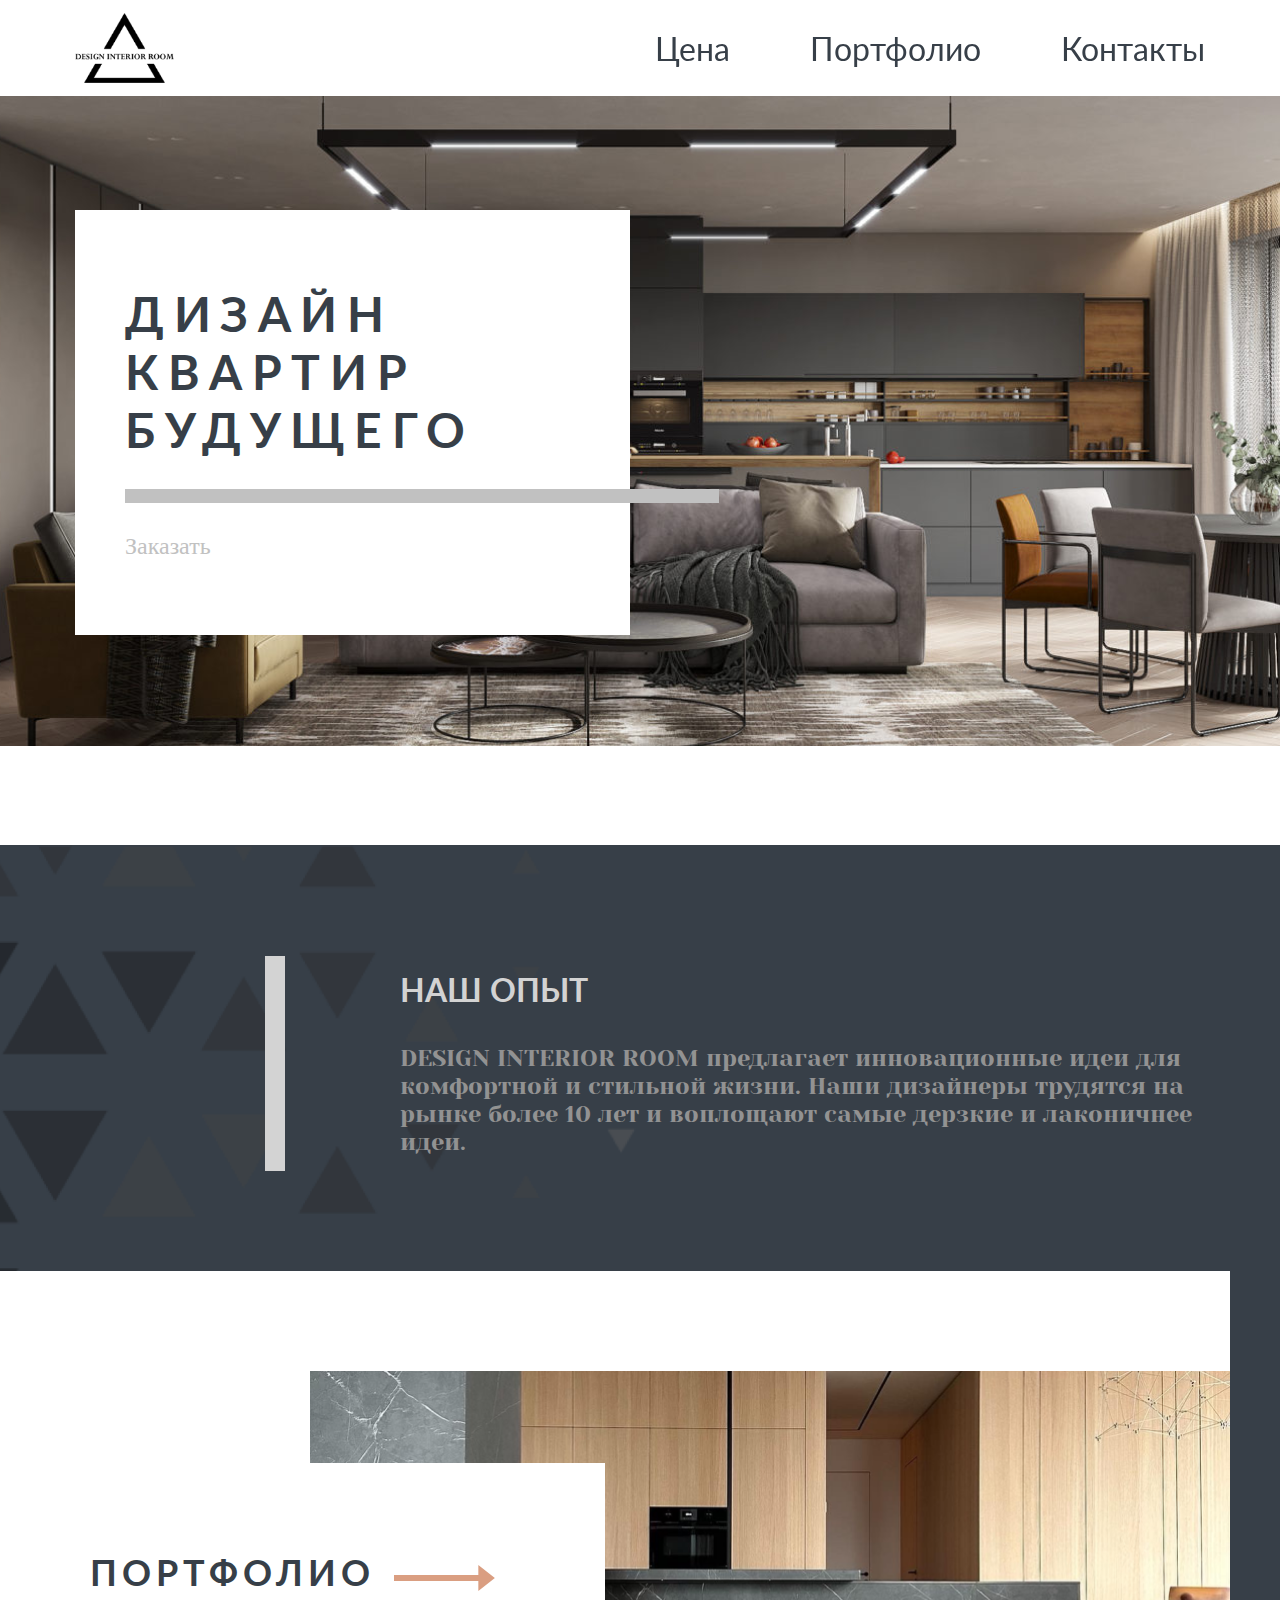
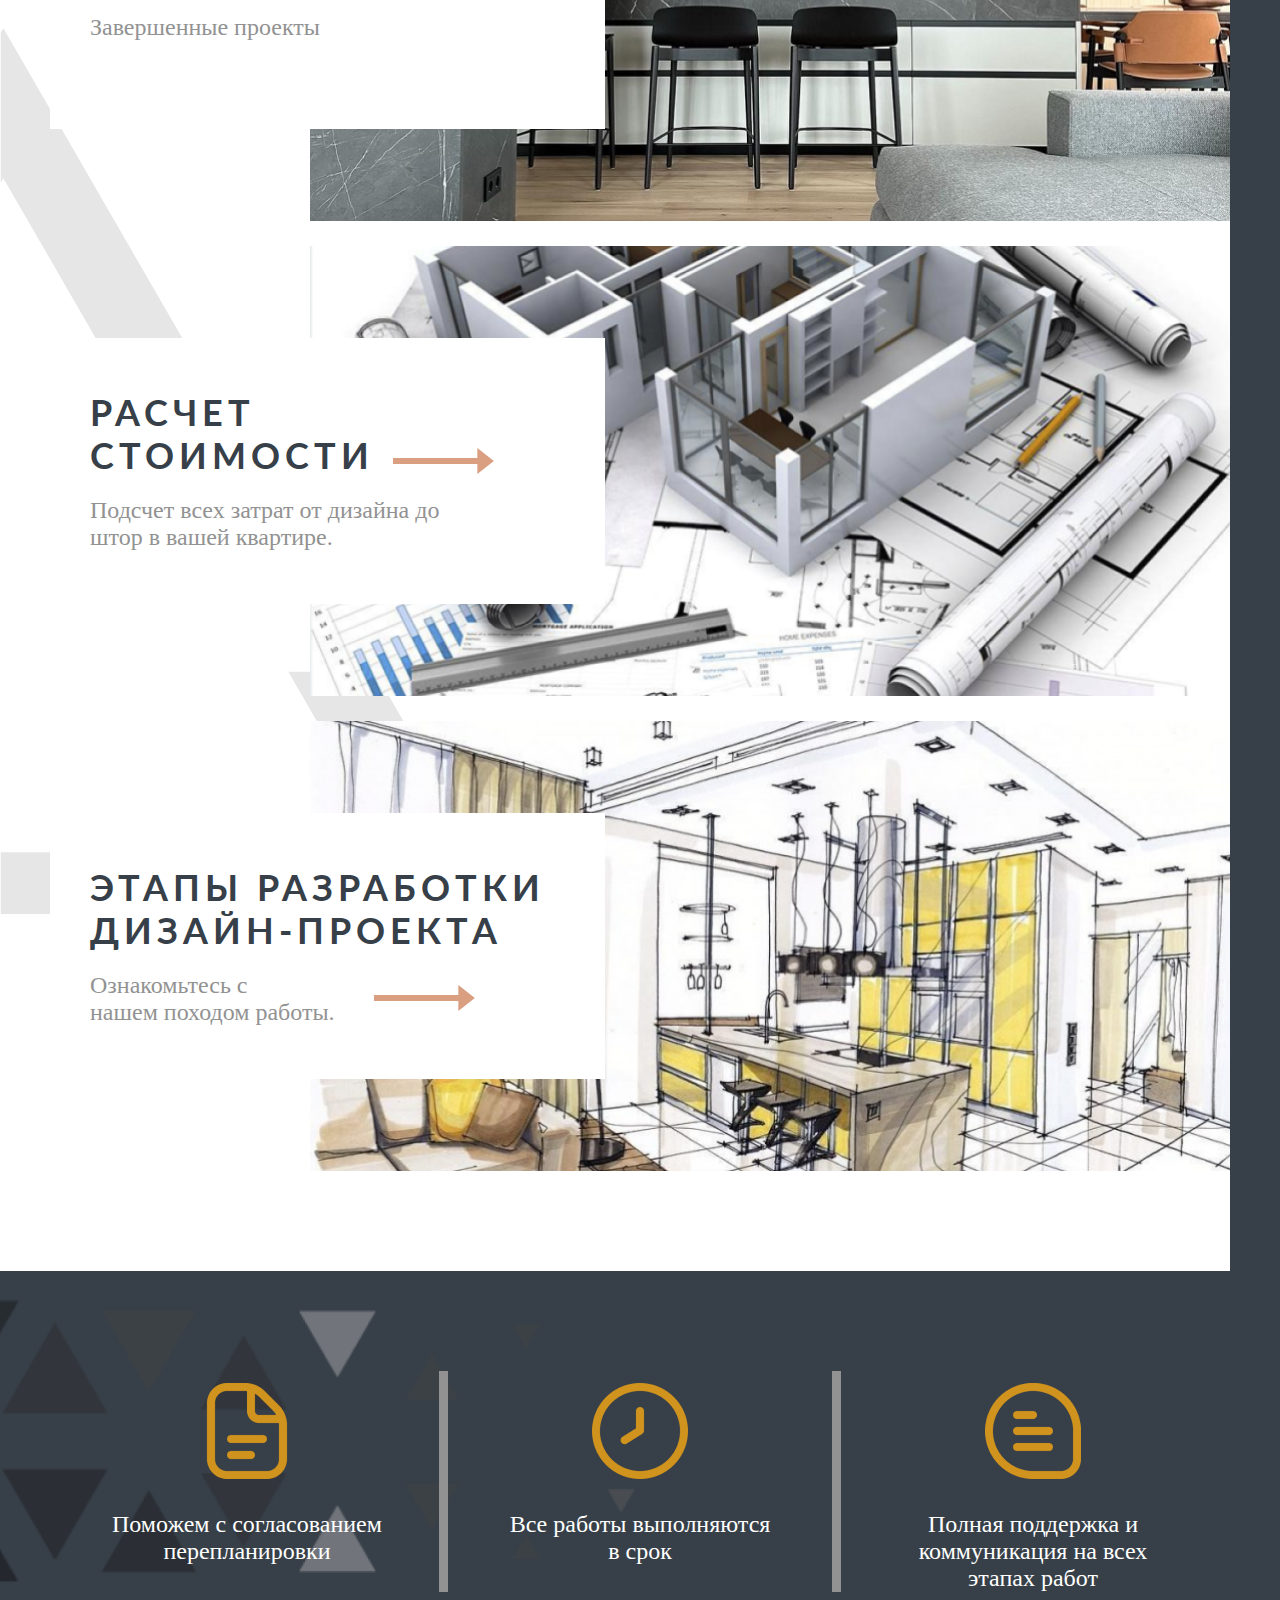
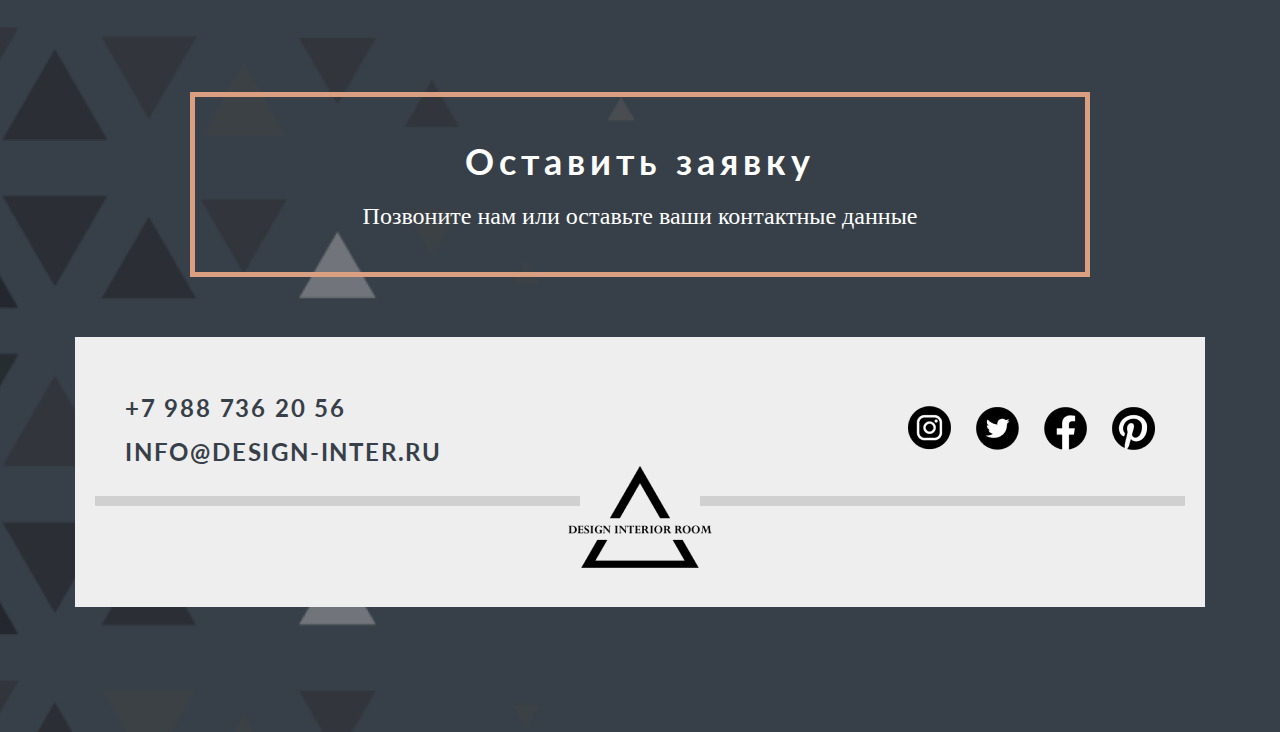
<file: index.html>
<!DOCTYPE html>
<html lang="ru">
  <head>
    <meta charset="UTF-8" />
    <meta http-equiv="X-UA-Compatible" content="IE=edge" />
    <meta name="viewport" content="width=device-width, initial-scale=1.0" />
    <title>Home</title>
    <link rel="stylesheet" href="/css/app.css" />
  </head>
  <body>
    <!-- Navbar -->
    <nav class="nav">
      <div class="container">
        <a href="/#" class="nav__logo">
          <img src="./img/logo.png" alt="" />
        </a>
        <div class="nav__list">
          <a href="/pricing.html" class="nav__link">Цена</a>
          <a href="/portfolio.html" class="nav__link">Портфолио</a>
          <a href="#contacts" class="nav__link">Контакты</a>
        </div>
      </div>
    </nav>

    <!-- Popups -->
    <div class="popup">
      <div class="popup__bg" onclick="closePopup()"></div>
      <div class="popup__content">
        <img
          onclick="closePopup()"
          class="popup-close"
          src="/img/close.svg"
          alt=""
        />
        <img class="popup-img" src="/img/popup-img.png" alt="" />

        <div class="popup-form">
          <form onsubmit="submitForm();return false">
            <input type="email" placeholder="Ваш E-MAIL" required />
            <input
              type="text"
              id="number"
              placeholder="Ваш номер телефона"
              required
            />
            <button type="submit">Отправить</button>
          </form>
        </div>

        <div class="popup-success">
          <h2>Заявка успешно отправлена</h2>
          <p>Наши менеджеры свяжутся с вами в течение 24 часов</p>
        </div>
      </div>
    </div>

    <!-- Top Section -->
    <section class="top">
      <!-- logo -->
      <a href="/#" class="top__logo">
        <img src="/img/logo.png" alt="logo" />
      </a>

      <!-- content -->
      <div class="container">
        <div class="top__content">
          <div class="top__title">
            ДИЗАЙН <br />
            КВАРТИР <br />
            БУДУЩЕГО
          </div>
          <hr />
          <a href="#" class="top__link" onclick="openForm()">Заказать</a>
        </div>
      </div>
    </section>

    <!-- Main -->
    <main class="main">
      <!-- НАШ ОПЫТ -->
      <section class="experience">
        <div class="container">
          <div class="experience__text">
            <div class="experience__title">НАШ ОПЫТ</div>
            <p class="experience__desc">
              DESIGN INTERIOR ROOM предлагает инновационные идеи для комфортной
              и стильной жизни. Наши дизайнеры трудятся на рынке более 10 лет и
              воплощают самые дерзкие и лаконичнее идеи.
            </p>
          </div>
        </div>
      </section>

      <!-- Services -->
      <section class="services">
        <div class="container">
          <div class="services__item">
            <a href="/portfolio.html" class="services__text">
              <div class="services__title">
                ПОРТФОЛИО
                <div class="services__arrow">
                  <svg
                    width="101"
                    height="26"
                    viewBox="0 0 101 26"
                    fill="none"
                    xmlns="http://www.w3.org/2000/svg"
                  >
                    <path
                      fill-rule="evenodd"
                      clip-rule="evenodd"
                      d="M84.338 25.9461L100.85 12.973L84.338 0V9.94677H0V15.9236H84.338V25.9461Z"
                      fill="#DA9E81"
                    />
                  </svg>
                </div>
              </div>
              <div class="services__desc">Завершенные проекты</div>
            </a>
            <div class="services__img">
              <img src="/img/service-1.png" alt="service" />
            </div>
          </div>

          <div class="services__item">
            <a href="/pricing.html" class="services__text">
              <div class="services__title">
                РАСЧЕТ <br />
                СТОИМОСТИ
                <div class="services__arrow">
                  <svg
                    width="101"
                    height="26"
                    viewBox="0 0 101 26"
                    fill="none"
                    xmlns="http://www.w3.org/2000/svg"
                  >
                    <path
                      fill-rule="evenodd"
                      clip-rule="evenodd"
                      d="M84.338 25.9461L100.85 12.973L84.338 0V9.94677H0V15.9236H84.338V25.9461Z"
                      fill="#DA9E81"
                    />
                  </svg>
                </div>
              </div>
              <div class="services__desc">
                Подсчет всех затрат от дизайна до <br />
                штор в вашей квартире.
              </div>
            </a>
            <div class="services__img">
              <img src="/img/service-2.png" alt="service" />
            </div>
          </div>

          <div class="services__item">
            <a href="/stages.html" class="services__text">
              <div class="services__title">
                ЭТАПЫ РАЗРАБОТКИ <br />
                ДИЗАЙН-ПРОЕКТА
              </div>
              <div class="services__desc">
                Ознакомьтесь с <br />
                нашем походом работы.

                <div class="services__arrow">
                  <svg
                    width="101"
                    height="26"
                    viewBox="0 0 101 26"
                    fill="none"
                    xmlns="http://www.w3.org/2000/svg"
                  >
                    <path
                      fill-rule="evenodd"
                      clip-rule="evenodd"
                      d="M84.338 25.9461L100.85 12.973L84.338 0V9.94677H0V15.9236H84.338V25.9461Z"
                      fill="#DA9E81"
                    />
                  </svg>
                </div>
              </div>
            </a>
            <div class="services__img">
              <img src="/img/service-3.png" alt="service" />
            </div>
          </div>
        </div>
      </section>

      <!--  Guarantee  -->
      <section class="guarantee">
        <div class="container">
          <div class="guarantee__item">
            <img class="guarantee__img" src="./img/guarantee-1.png" alt="" />
            <div class="guarantee__text">
              Поможем с согласованием перепланировки
            </div>
          </div>
          <hr />
          <div class="guarantee__item">
            <img class="guarantee__img" src="/img/guarantee-2.png" alt="" />
            <div class="guarantee__text">
              Все работы выполняются <br />
              в срок
            </div>
          </div>
          <hr />
          <div class="guarantee__item">
            <img class="guarantee__img" src="/img/guarantee-3.png" alt="" />
            <div class="guarantee__text">
              Полная поддержка и <br />
              коммуникация на всех <br />
              этапах работ
            </div>
          </div>
        </div>
      </section>

      <!-- Оставить заявку -->
      <section class="application" id="contacts">
        <div class="container">
          <!-- submit application -->
          <div class="submit" onclick="openForm()">
            <div class="submit__title">Оставить заявку</div>
            <div class="submit__desc">
              Позвоните нам или оставьте ваши контактные данные
            </div>
          </div>

          <!-- content -->
          <div class="content">
            <div class="wrapper">
              <div class="contacts">
                <a href="#"> +7 988 736 20 56 </a>
                <a href="#"> INFO@DESIGN-INTER.RU</a>
              </div>
              <div class="networks">
                <a href="#">
                  <img src="/img/instagram.png" alt="" />
                </a>
                <a href="#">
                  <img src="/img/twitter.png" alt="" />
                </a>
                <a href="#">
                  <img src="/img/facebook.png" alt="" />
                </a>
                <a href="#">
                  <img src="/img/pinterest.png" alt="" />
                </a>
              </div>
            </div>
            <a href="/#" class="content__logo">
              <img src="/img/logo.png" alt="" />
            </a>
          </div>
        </div>
      </section>
    </main>

    <!-- script -->
    <script src="/js/app.js"></script>
  </body>
</html>
</file>
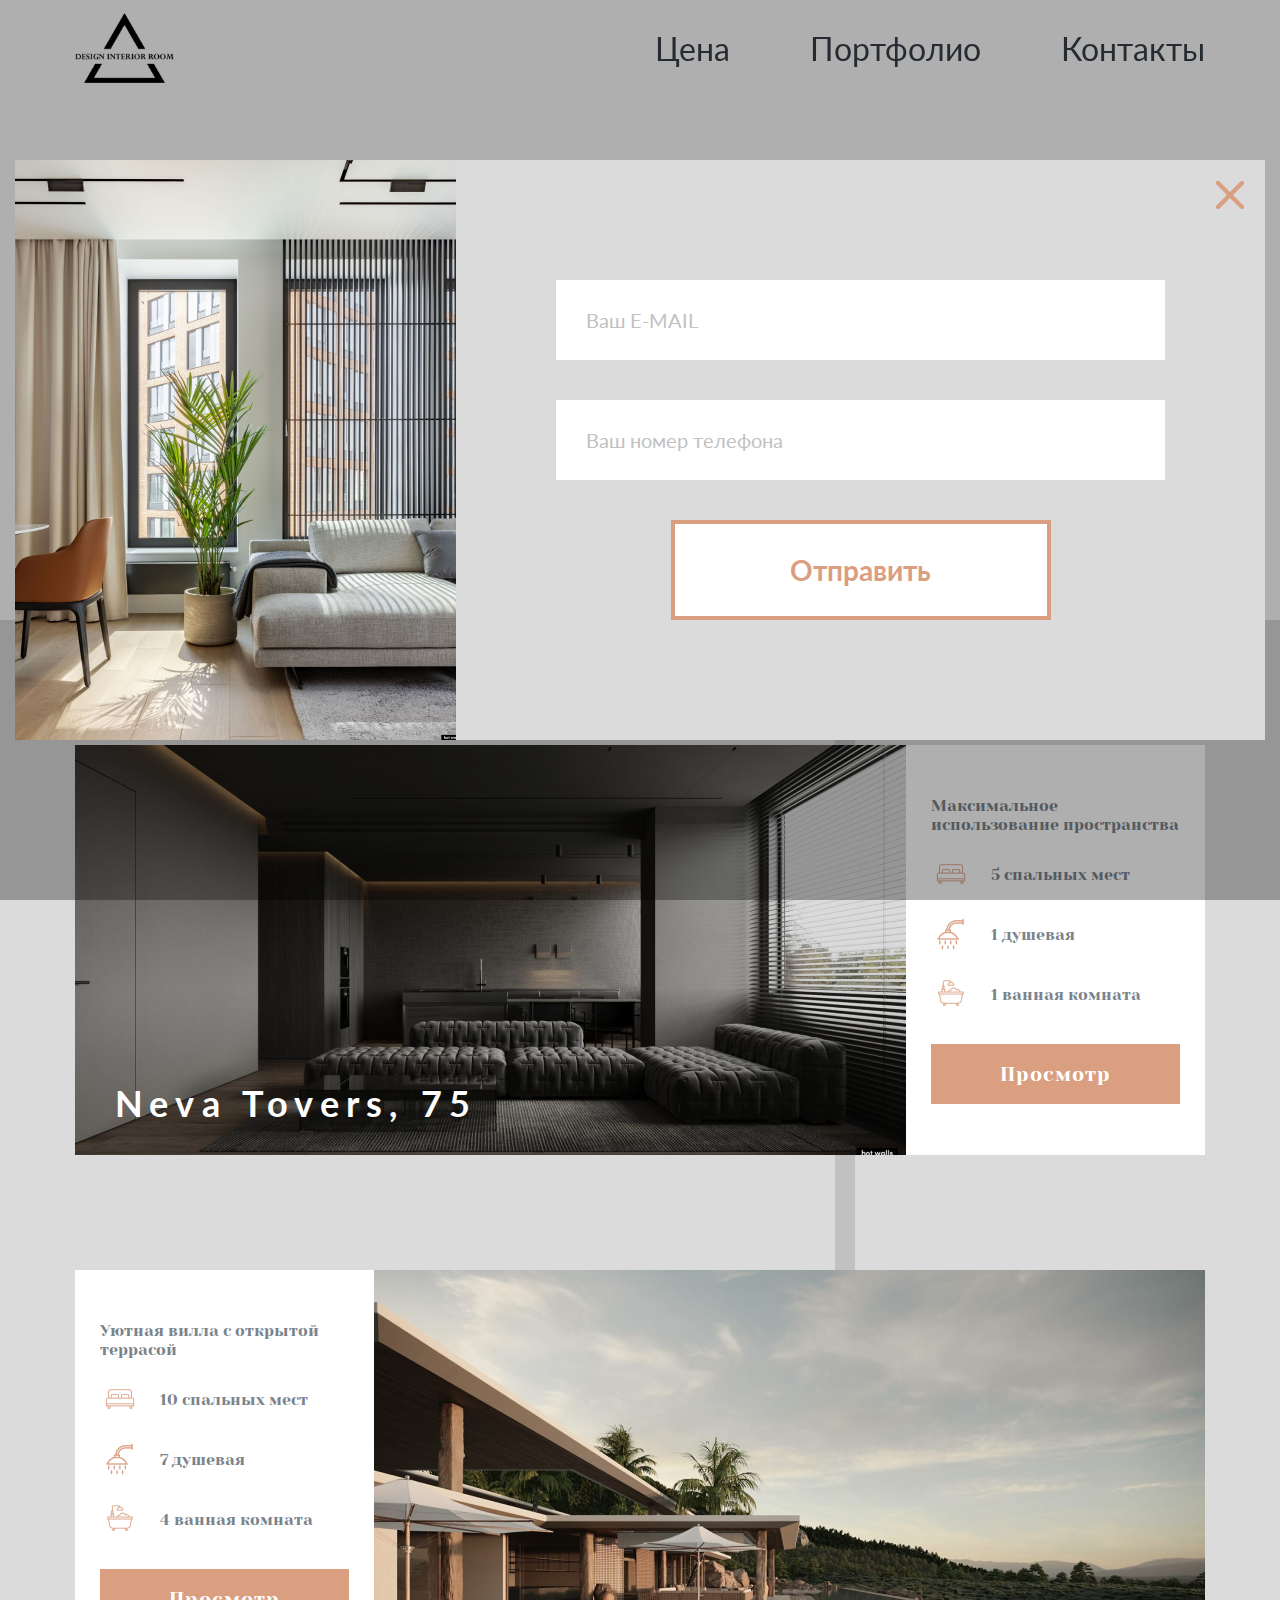
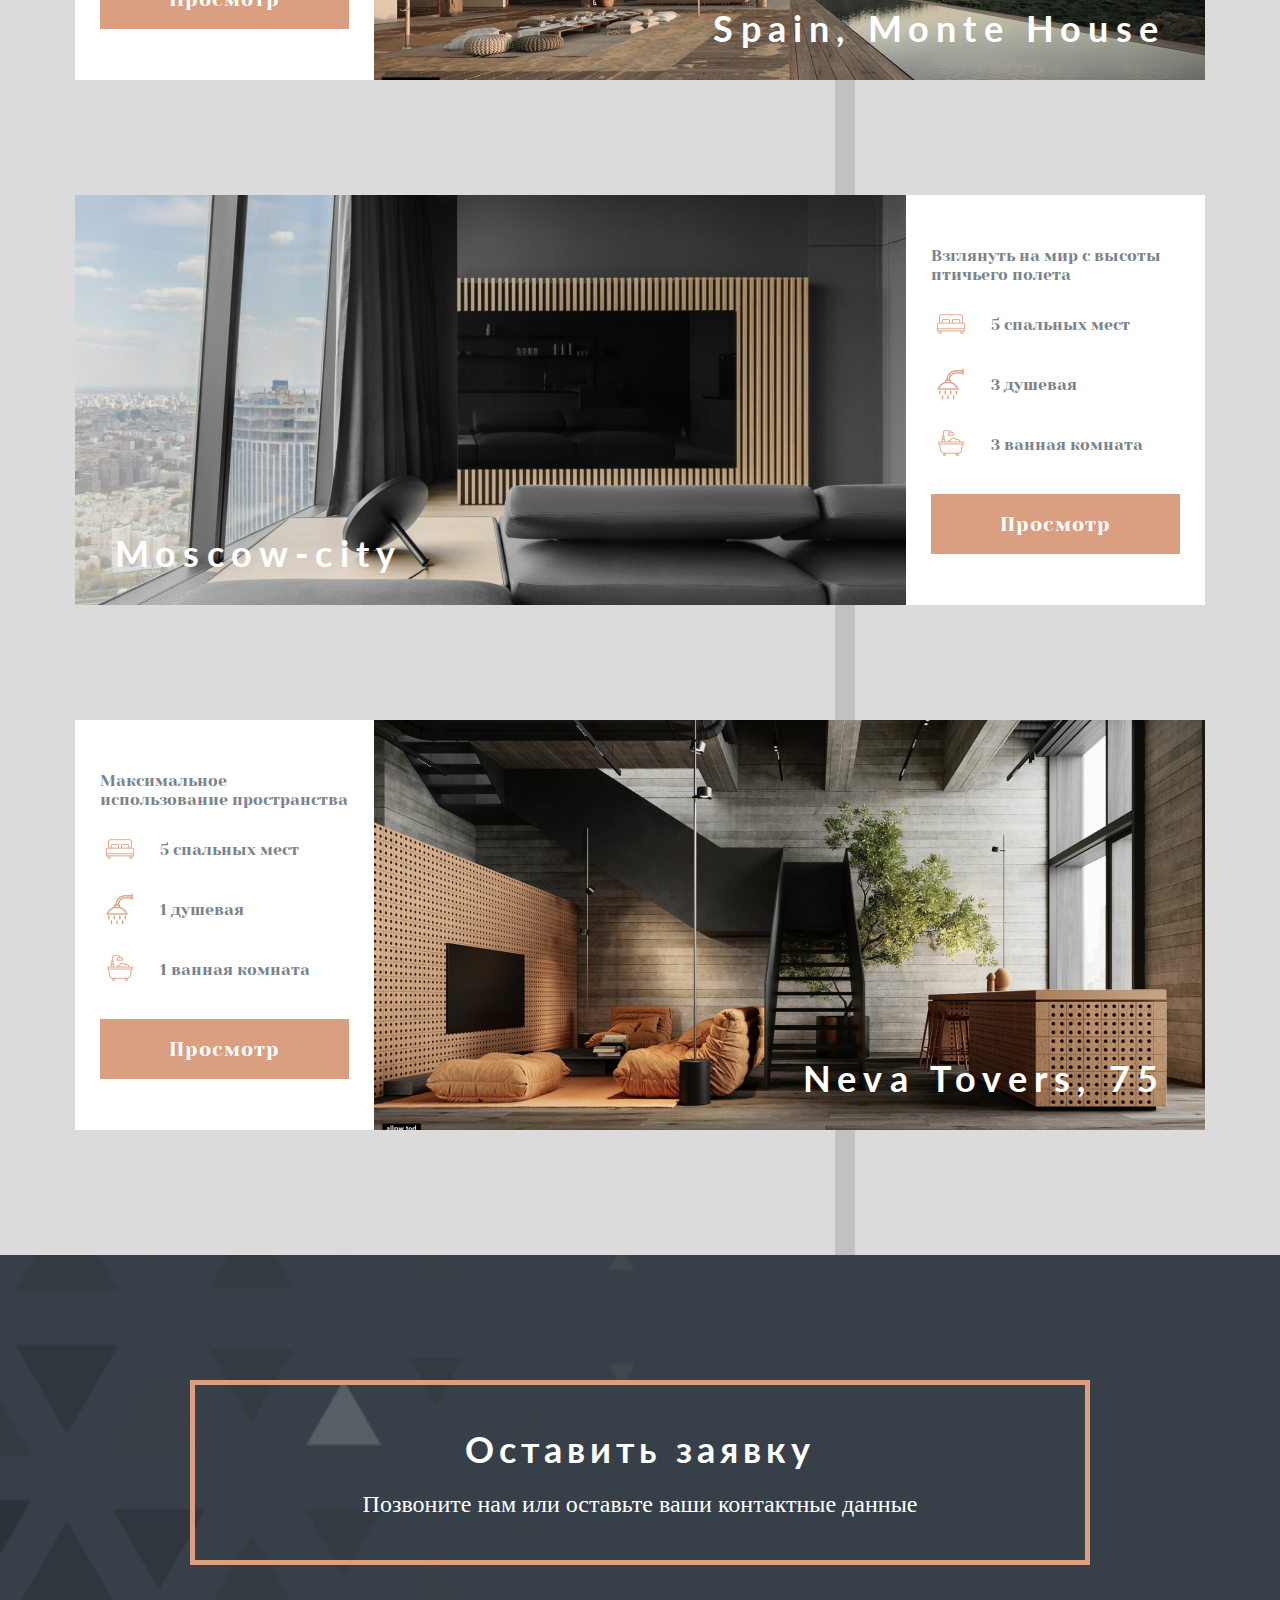
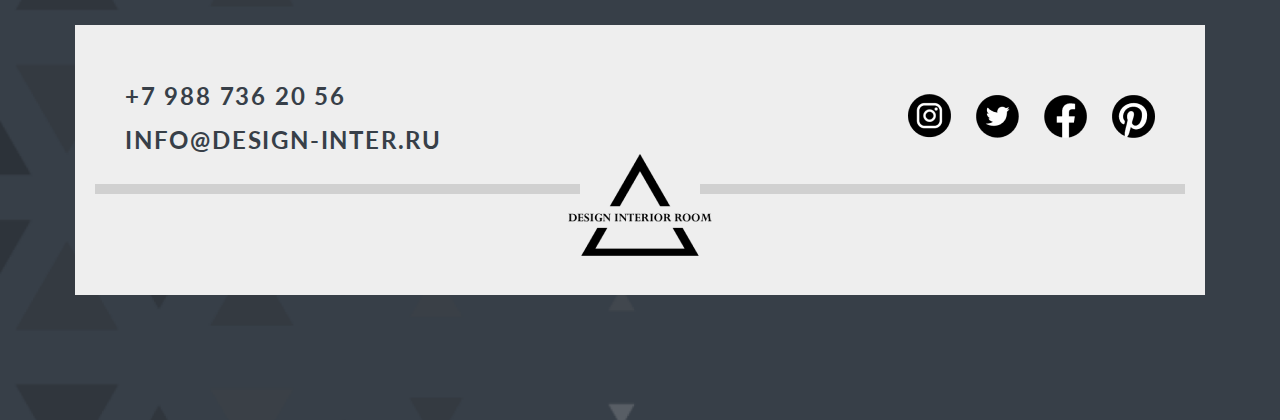
<file: portfolio.html>
<!DOCTYPE html>
<html lang="ru">
  <head>
    <meta charset="UTF-8" />
    <meta http-equiv="X-UA-Compatible" content="IE=edge" />
    <meta name="viewport" content="width=device-width, initial-scale=1.0" />
    <title>Portfolio</title>
    <link rel="stylesheet" href="/css/app.css" />
    <style>
      .popup {
        display: flex;
      }
    </style>
  </head>
  <body>
    <!-- Navbar -->
    <nav class="nav">
      <div class="container">
        <a href="/#" class="nav__logo">
          <img src="./img/logo.png" alt="" />
        </a>
        <div class="nav__list">
          <a href="/pricing.html" class="nav__link">Цена</a>
          <a href="/portfolio.html" class="nav__link">Портфолио</a>
          <a href="#contacts" class="nav__link">Контакты</a>
        </div>
      </div>
    </nav>

    <!-- Popups -->
    <div class="popup">
      <div class="popup__bg" onclick="closePopup()"></div>
      <div class="popup__content">
        <img
          onclick="closePopup()"
          class="popup-close"
          src="/img/close.svg"
          alt=""
        />
        <img class="popup-img" src="/img/popup-img.png" alt="" />

        <div class="popup-form">
          <form onsubmit="submitForm();return false">
            <input type="email" placeholder="Ваш E-MAIL" required />
            <input
              type="text"
              id="number"
              placeholder="Ваш номер телефона"
              required
            />
            <button type="submit">Отправить</button>
          </form>
        </div>

        <div class="popup-success">
          <h2>Заявка успешно отправлена</h2>
          <p>Наши менеджеры свяжутся с вами в течение 24 часов</p>
        </div>
      </div>
    </div>

    <!-- Top Section -->
    <section class="top bg-none">
      <!-- logo -->
      <a href="/#" class="top__logo">
        <img src="/img/logo.png" alt="logo" />
      </a>

      <!-- content -->
      <div class="container">
        <div class="top__title">
          ПОРТФОЛИО
        </div>
      </div>
    </section>

    <!-- Hotels -->
    <section class="hotel">
      <div class="container">
        <div class="hotel__card">
          <div class="hotel__img">
            <img src="/img/hotel-1.png" alt="" />
            <div class="hotel__title">Neva Tovers, 75</div>
          </div>
          <div class="hotel__about">
            <div class="hotel__text">
              Максимальное использование пространства
            </div>
            <span>
              <img src="./img/bed.png" alt="" />
              <div class="hotel__text">5 спальных мест</div>
            </span>
            <span>
              <img src="./img/wash.png" alt="" />
              <div class="hotel__text">1 душевая</div>
            </span>
            <span>
              <img src="./img/bath.png" alt="" />
              <div class="hotel__text">1 ванная комната</div>
            </span>
            <a href="#" class="hotel__btn">Просмотр</a>
          </div>
        </div>

        <div class="hotel__card reversed">
          <div class="hotel__img">
            <img src="/img/hotel-2.png" alt="" />
            <div class="hotel__title">Spain, Monte House</div>
          </div>
          <div class="hotel__about">
            <div class="hotel__text">
              Уютная вилла с открытой террасой
            </div>
            <span>
              <img src="./img/bed.png" alt="" />
              <div class="hotel__text">10 спальных мест</div>
            </span>
            <span>
              <img src="./img/wash.png" alt="" />
              <div class="hotel__text">7 душевая</div>
            </span>
            <span>
              <img src="./img/bath.png" alt="" />
              <div class="hotel__text">4 ванная комната</div>
            </span>
            <a href="#" class="hotel__btn">Просмотр</a>
          </div>
        </div>

        <div class="hotel__card">
          <div class="hotel__img">
            <img src="/img/hotel-3.png" alt="" />
            <div class="hotel__title">Moscow-city</div>
          </div>
          <div class="hotel__about">
            <div class="hotel__text">
              Взглянуть на мир с высоты птичьего полета
            </div>
            <span>
              <img src="./img/bed.png" alt="" />
              <div class="hotel__text">5 спальных мест</div>
            </span>
            <span>
              <img src="./img/wash.png" alt="" />
              <div class="hotel__text">3 душевая</div>
            </span>
            <span>
              <img src="./img/bath.png" alt="" />
              <div class="hotel__text">3 ванная комната</div>
            </span>
            <a href="#" class="hotel__btn">Просмотр</a>
          </div>
        </div>

        <div class="hotel__card reversed">
          <div class="hotel__img">
            <img src="/img/hotel-4.png" alt="" />
            <div class="hotel__title">Neva Tovers, 75</div>
          </div>
          <div class="hotel__about">
            <div class="hotel__text">
              Максимальное использование пространства
            </div>
            <span>
              <img src="./img/bed.png" alt="" />
              <div class="hotel__text">5 спальных мест</div>
            </span>
            <span>
              <img src="./img/wash.png" alt="" />
              <div class="hotel__text">1 душевая</div>
            </span>
            <span>
              <img src="./img/bath.png" alt="" />
              <div class="hotel__text">1 ванная комната</div>
            </span>
            <a href="#" class="hotel__btn">Просмотр</a>
          </div>
        </div>
      </div>
    </section>

    <!-- Оставить заявку -->
    <footer class="footer" id="contacts">
      <div class="container">
        <!-- submit application -->
        <div class="submit" onclick="openForm()">
          <div class="submit__title">Оставить заявку</div>
          <div class="submit__desc">
            Позвоните нам или оставьте ваши контактные данные
          </div>
        </div>

        <!-- content -->
        <div class="content">
          <div class="wrapper">
            <div class="contacts">
              <a href="#"> +7 988 736 20 56 </a>
              <a href="#"> INFO@DESIGN-INTER.RU</a>
            </div>
            <div class="networks">
              <a href="#">
                <img src="/img/instagram.png" alt="" />
              </a>
              <a href="#">
                <img src="/img/twitter.png" alt="" />
              </a>
              <a href="#">
                <img src="/img/facebook.png" alt="" />
              </a>
              <a href="#">
                <img src="/img/pinterest.png" alt="" />
              </a>
            </div>
          </div>
          <a href="/#">
            <img src="/img/logo.png" alt="" />
          </a>
        </div>
      </div>
    </footer>

    <!-- script -->
    <script src="/js/app.js"></script>
  </body>
</html>
</file>
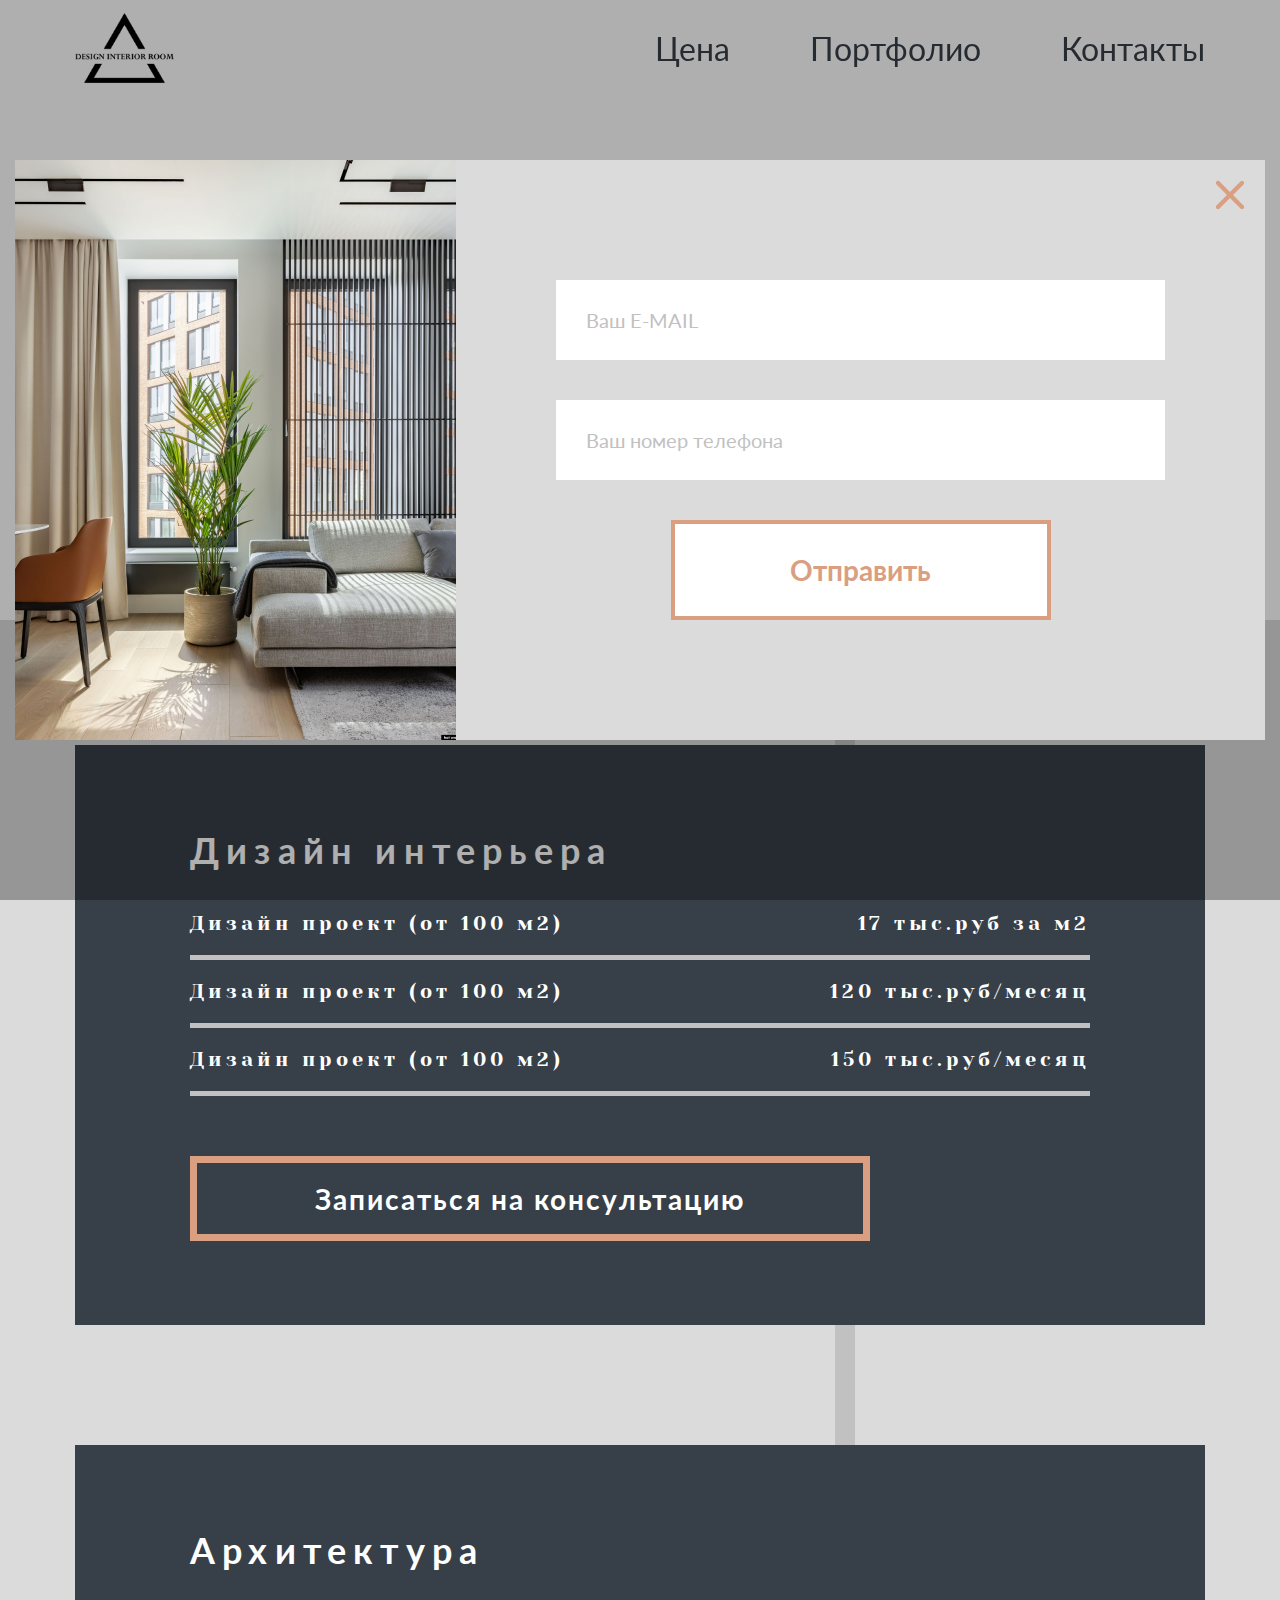
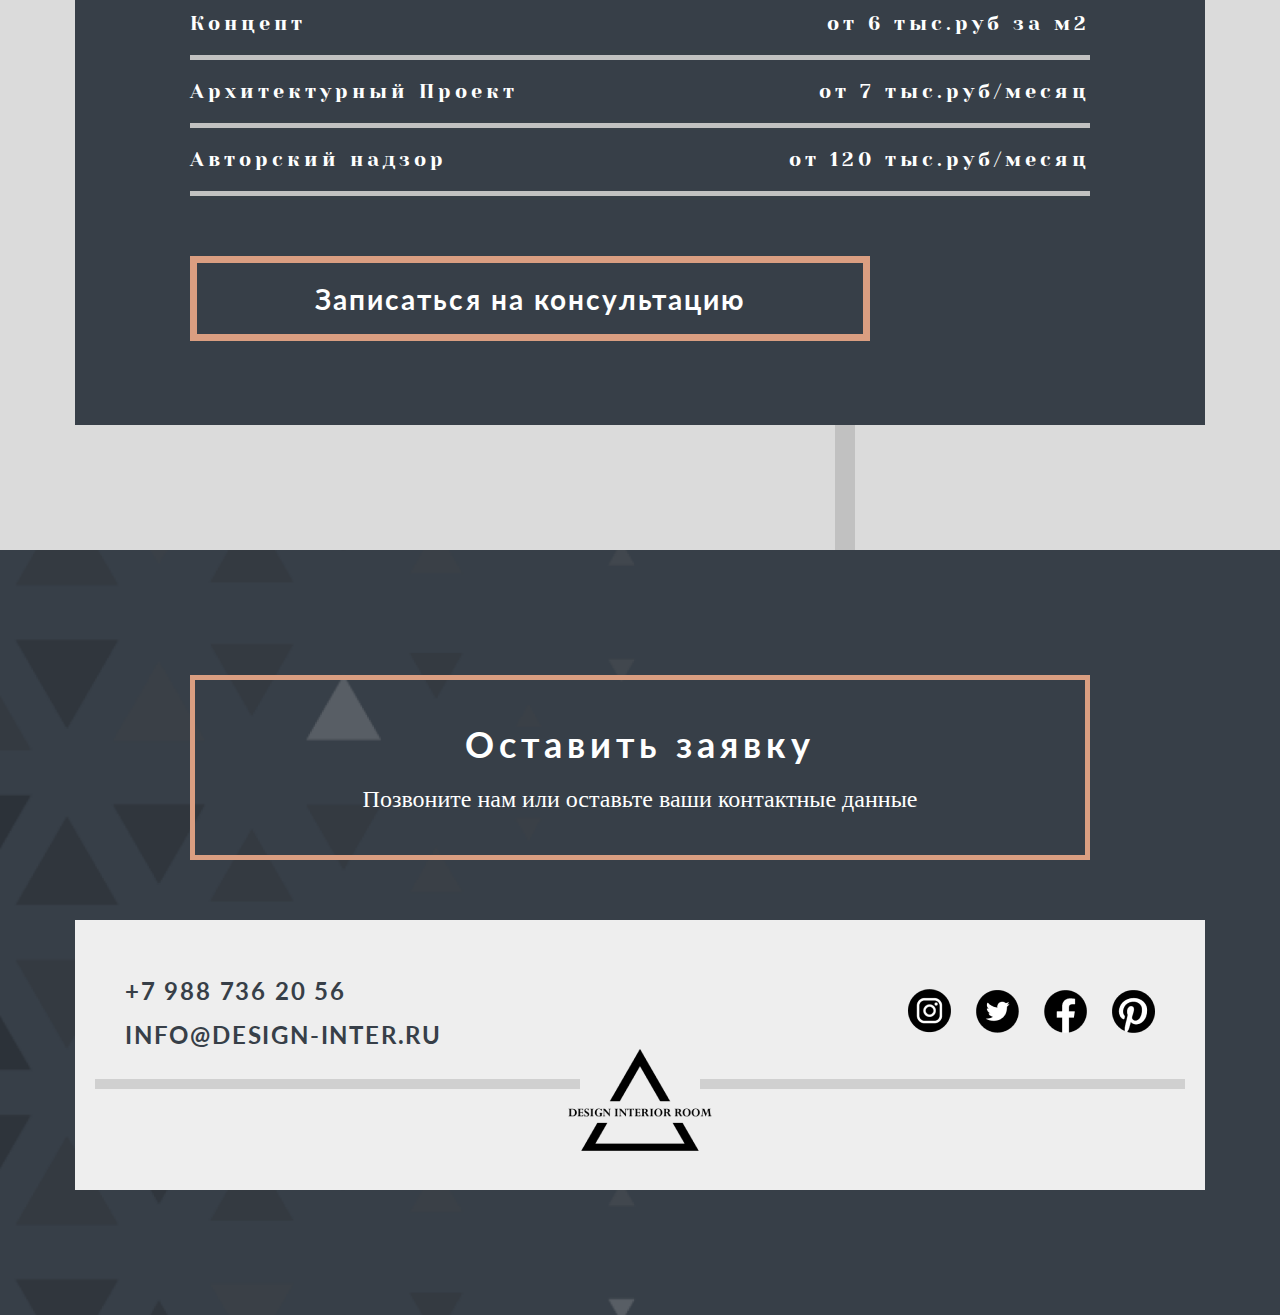
<file: pricing.html>
<!DOCTYPE html>
<html lang="ru">
  <head>
    <meta charset="UTF-8" />
    <meta http-equiv="X-UA-Compatible" content="IE=edge" />
    <meta name="viewport" content="width=device-width, initial-scale=1.0" />
    <title>ЦЕНЫ</title>
    <link rel="stylesheet" href="/css/app.css" />
    <style>
      .popup {
        display: flex;
      }
    </style>
  </head>
  <body>
    <!-- Navbar -->
    <nav class="nav">
      <div class="container">
        <a href="/#" class="nav__logo">
          <img src="./img/logo.png" alt="" />
        </a>
        <div class="nav__list">
          <a href="/pricing.html" class="nav__link">Цена</a>
          <a href="/portfolio.html" class="nav__link">Портфолио</a>
          <a href="#contacts" class="nav__link">Контакты</a>
        </div>
      </div>
    </nav>

    <!-- Popups -->
    <div class="popup">
      <div class="popup__bg" onclick="closePopup()"></div>
      <div class="popup__content">
        <img
          onclick="closePopup()"
          class="popup-close"
          src="/img/close.svg"
          alt=""
        />
        <img class="popup-img" src="/img/popup-img.png" alt="" />

        <div class="popup-form">
          <form onsubmit="submitForm();return false">
            <input type="email" placeholder="Ваш E-MAIL" required />
            <input
              type="text"
              id="number"
              placeholder="Ваш номер телефона"
              required
            />
            <button type="submit">Отправить</button>
          </form>
        </div>

        <div class="popup-success">
          <h2>Заявка успешно отправлена</h2>
          <p>Наши менеджеры свяжутся с вами в течение 24 часов</p>
        </div>
      </div>
    </div>

    <!-- Top Section -->
    <section class="top bg-none">
      <!-- logo -->
      <a href="/#" class="top__logo">
        <img src="/img/logo.png" alt="logo" />
      </a>

      <!-- content -->
      <div class="container">
        <div class="top__title">
          ЦЕНЫ
        </div>
      </div>
    </section>

    <!-- Pricing -->
    <section class="pricing">
      <div class="container">
        <div class="pricing__item">
          <div class="pricing__title">
            Дизайн интерьера
          </div>
          <ul class="pricing__list">
            <li class="pricing__list-item">
              <div class="pricing__text">
                Дизайн проект (от 100 м2)
              </div>
              <div class="pricing__text">
                17 тыс.руб за м2
              </div>
            </li>
            <li class="pricing__list-item">
              <div class="pricing__text">
                Дизайн проект (от 100 м2)
              </div>
              <div class="pricing__text">
                120 тыс.руб/месяц
              </div>
            </li>
            <li class="pricing__list-item">
              <div class="pricing__text">
                Дизайн проект (от 100 м2)
              </div>
              <div class="pricing__text">
                150 тыс.руб/месяц
              </div>
            </li>
          </ul>
          <div class="pricing__btn" onclick="openForm()">
            Записаться на консультацию
          </div>
        </div>

        <div class="pricing__item">
          <div class="pricing__title">
            Архитектура
          </div>
          <ul class="pricing__list">
            <li class="pricing__list-item">
              <div class="pricing__text">
                Концепт
              </div>
              <div class="pricing__text">
                от 6 тыс.руб за м2
              </div>
            </li>
            <li class="pricing__list-item">
              <div class="pricing__text">
                Архитектурный Проект
              </div>
              <div class="pricing__text">
                от 7 тыс.руб/месяц
              </div>
            </li>
            <li class="pricing__list-item">
              <div class="pricing__text">
                Авторский надзор
              </div>
              <div class="pricing__text">
                от 120 тыс.руб/месяц
              </div>
            </li>
          </ul>
          <div class="pricing__btn" onclick="openForm()">
            Записаться на консультацию
          </div>
        </div>
      </div>
    </section>

    <!-- Оставить заявку -->
    <footer class="footer" id="contacts">
      <div class="container">
        <!-- submit application -->
        <div class="submit" onclick="openForm()">
          <div class="submit__title">Оставить заявку</div>
          <div class="submit__desc">
            Позвоните нам или оставьте ваши контактные данные
          </div>
        </div>

        <!-- content -->
        <div class="content">
          <div class="wrapper">
            <div class="contacts">
              <a href="#"> +7 988 736 20 56 </a>
              <a href="#"> INFO@DESIGN-INTER.RU</a>
            </div>
            <div class="networks">
              <a href="#">
                <img src="/img/instagram.png" alt="" />
              </a>
              <a href="#">
                <img src="/img/twitter.png" alt="" />
              </a>
              <a href="#">
                <img src="/img/facebook.png" alt="" />
              </a>
              <a href="#">
                <img src="/img/pinterest.png" alt="" />
              </a>
            </div>
          </div>
          <a href="/#">
            <img src="/img/logo.png" alt="" />
          </a>
        </div>
      </div>
    </footer>

    <!-- script -->
    <script src="/js/app.js"></script>
  </body>
</html>
</file>
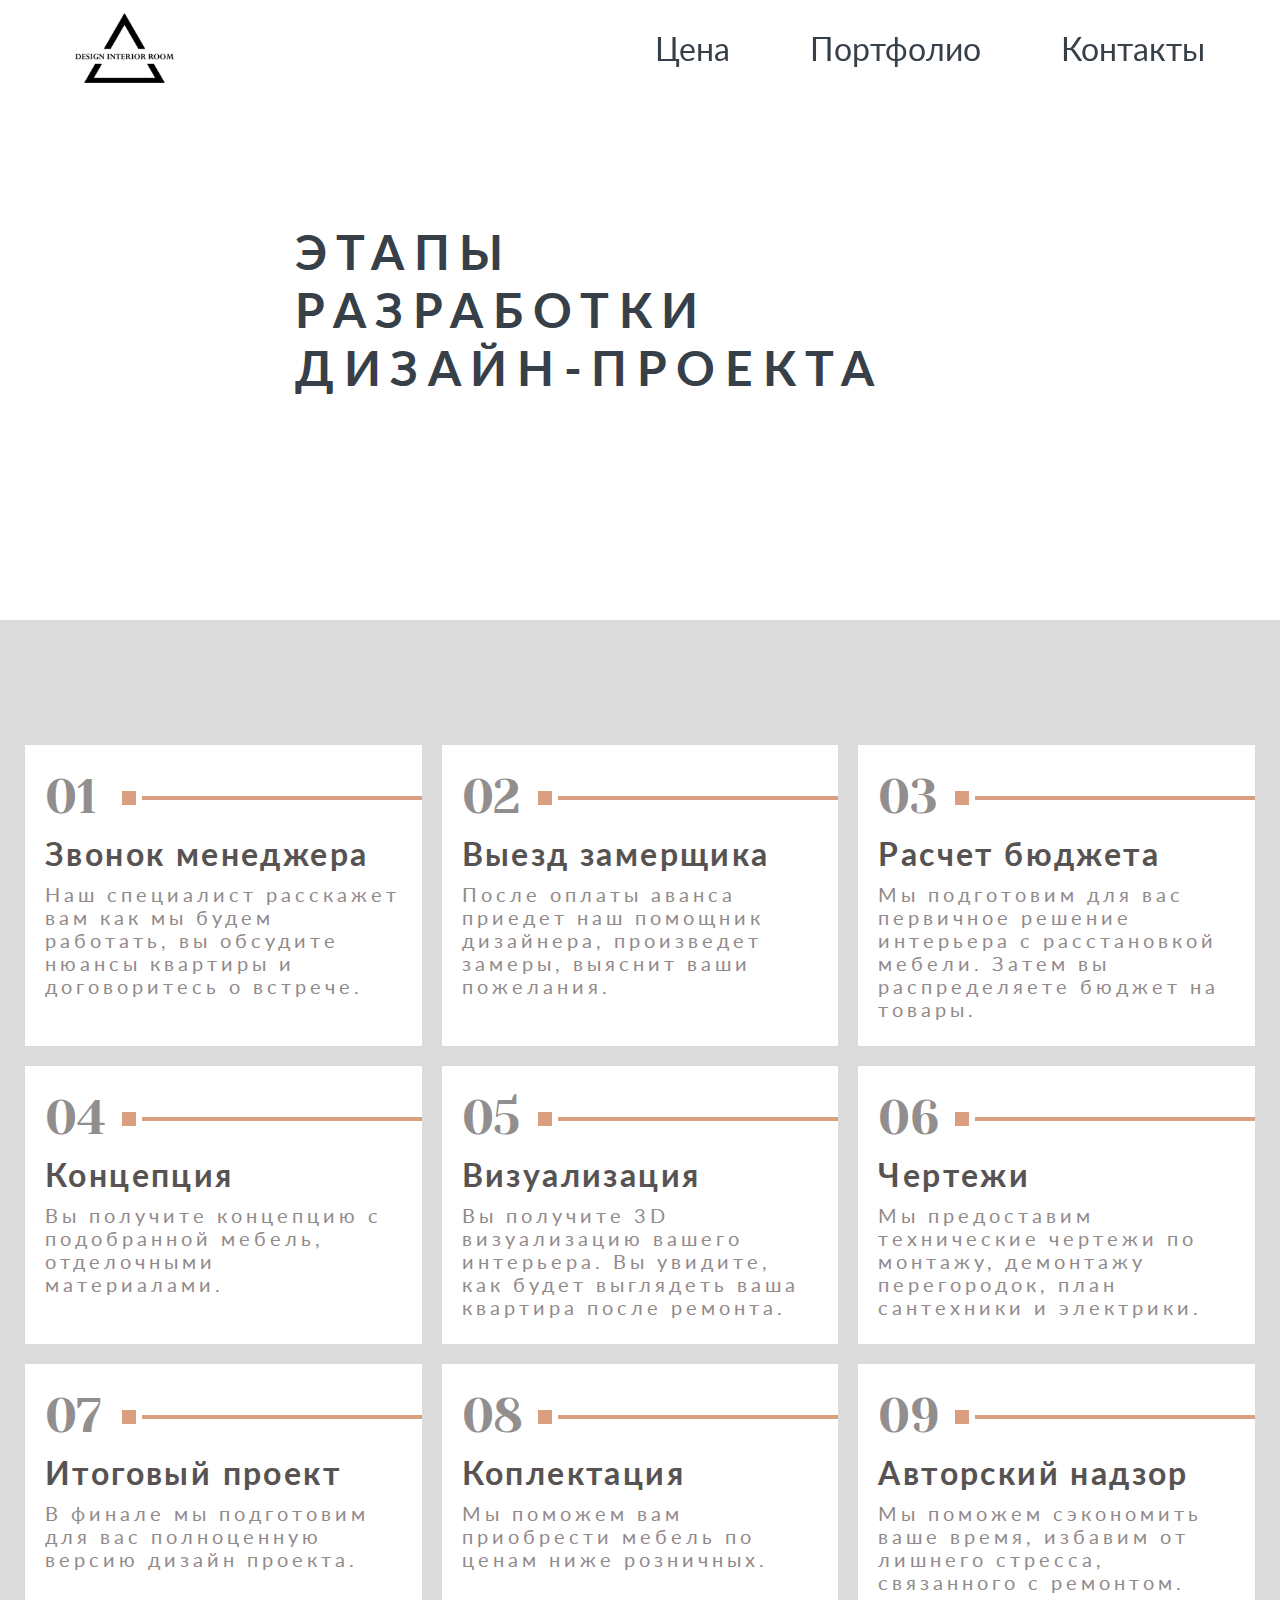
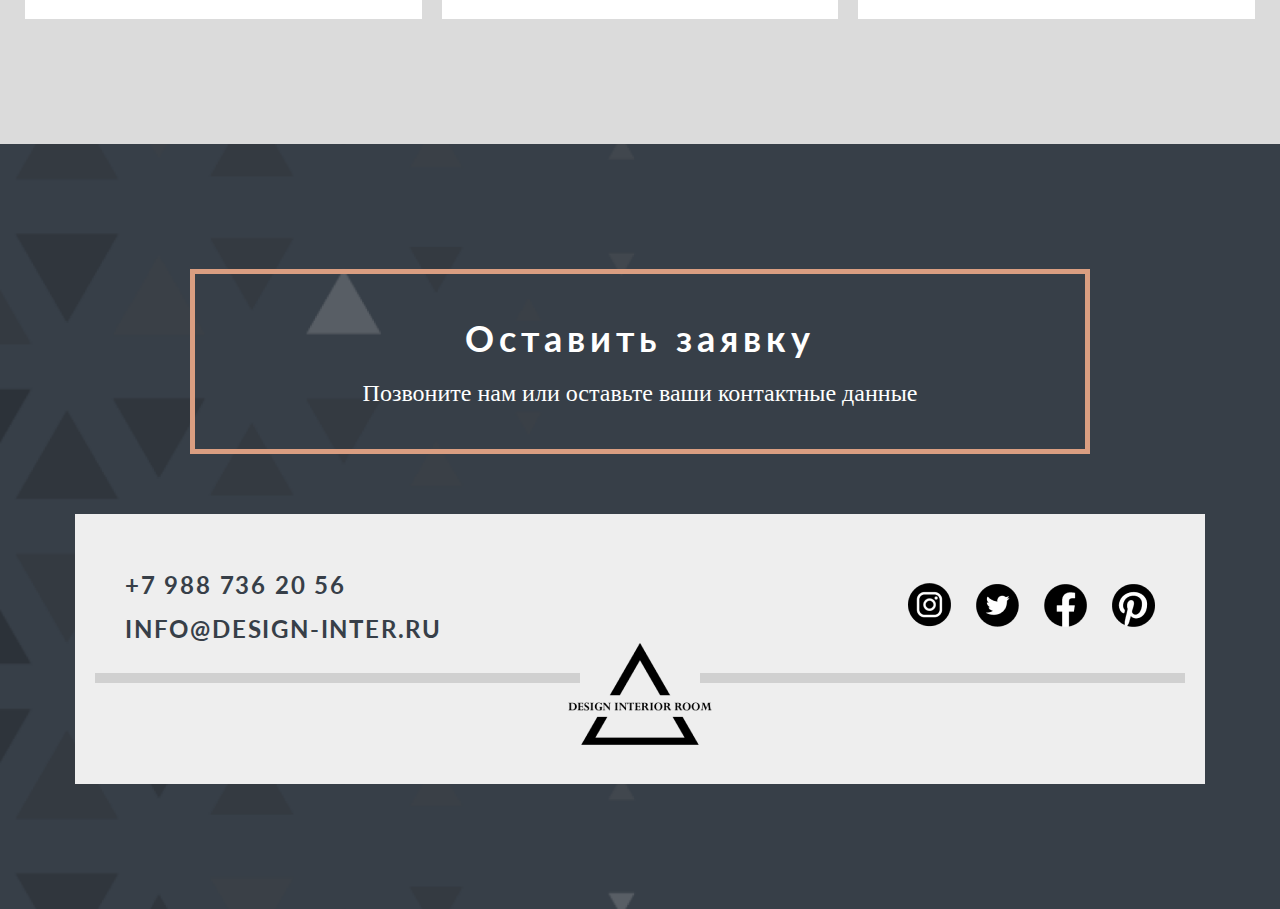
<file: stages.html>
<!DOCTYPE html>
<html lang="ru">
  <head>
    <meta charset="UTF-8" />
    <meta http-equiv="X-UA-Compatible" content="IE=edge" />
    <meta name="viewport" content="width=device-width, initial-scale=1.0" />
    <title>ЭТАПЫ РАЗРАБОТКИ ДИЗАЙН-ПРОЕКТА</title>
    <link rel="stylesheet" href="/css/app.css" />
  </head>
  <body>
    <!-- Navbar -->
    <nav class="nav">
      <div class="container">
        <a href="/#" class="nav__logo">
          <img src="./img/logo.png" alt="" />
        </a>
        <div class="nav__list">
          <a href="/pricing.html" class="nav__link">Цена</a>
          <a href="/portfolio.html" class="nav__link">Портфолио</a>
          <a href="#contacts" class="nav__link">Контакты</a>
        </div>
      </div>
    </nav>

    <!-- Popups -->
    <div class="popup">
      <div class="popup__bg" onclick="closePopup()"></div>
      <div class="popup__content">
        <img
          onclick="closePopup()"
          class="popup-close"
          src="/img/close.svg"
          alt=""
        />
        <img class="popup-img" src="/img/popup-img.png" alt="" />

        <div class="popup-form">
          <form onsubmit="submitForm();return false">
            <input type="email" placeholder="Ваш E-MAIL" required />
            <input
              type="text"
              id="number"
              placeholder="Ваш номер телефона"
              required
            />
            <button type="submit">Отправить</button>
          </form>
        </div>

        <div class="popup-success">
          <h2>Заявка успешно отправлена</h2>
          <p>Наши менеджеры свяжутся с вами в течение 24 часов</p>
        </div>
      </div>
    </div>

    <!-- Top Section -->
    <section class="top bg-none">
      <!-- logo -->
      <a href="/#" class="top__logo">
        <img src="/img/logo.png" alt="logo" />
      </a>

      <!-- content -->
      <div class="container">
        <div class="top__title">
          ЭТАПЫ <br />
          РАЗРАБОТКИ <br />
          ДИЗАЙН-ПРОЕКТА
        </div>
      </div>
    </section>

    <!-- Stages -->
    <section class="stages">
      <div class="container">
        <div class="stages__item">
          <div class="stages__number">
            01
            <div class="line"></div>
          </div>
          <div class="stages__title">
            Звонок менеджера
          </div>
          <div class="stages__text">
            Наш специалист расскажет вам как мы будем работать, вы обсудите
            нюансы квартиры и договоритесь о встрече.
          </div>
        </div>

        <div class="stages__item">
          <div class="stages__number">
            02
            <div class="line"></div>
          </div>
          <div class="stages__title">
            Выезд замерщика
          </div>
          <div class="stages__text">
            После оплаты аванса приедет наш помощник дизайнера, произведет
            замеры, выяснит ваши пожелания.
          </div>
        </div>

        <div class="stages__item">
          <div class="stages__number">
            03
            <div class="line"></div>
          </div>
          <div class="stages__title">
            Расчет бюджета
          </div>
          <div class="stages__text">
            Мы подготовим для вас первичное решение интерьера с расстановкой
            мебели. Затем вы распределяете бюджет на товары.
          </div>
        </div>

        <div class="stages__item">
          <div class="stages__number">
            04
            <div class="line"></div>
          </div>
          <div class="stages__title">
            Концепция
          </div>
          <div class="stages__text">
            Вы получите концепцию с подобранной мебель, отделочными материалами.
          </div>
        </div>

        <div class="stages__item">
          <div class="stages__number">
            05
            <div class="line"></div>
          </div>
          <div class="stages__title">
            Визуализация
          </div>
          <div class="stages__text">
            Вы получите 3D визуализацию вашего интерьера. Вы увидите, как будет
            выглядеть ваша квартира после ремонта.
          </div>
        </div>

        <div class="stages__item">
          <div class="stages__number">
            06
            <div class="line"></div>
          </div>
          <div class="stages__title">
            Чертежи
          </div>
          <div class="stages__text">
            Мы предоставим технические чертежи по монтажу, демонтажу
            перегородок, план сантехники и электрики.
          </div>
        </div>

        <div class="stages__item">
          <div class="stages__number">
            07
            <div class="line"></div>
          </div>
          <div class="stages__title">
            Итоговый проект
          </div>
          <div class="stages__text">
            В финале мы подготовим для вас полноценную версию дизайн проекта.
          </div>
        </div>

        <div class="stages__item">
          <div class="stages__number">
            08
            <div class="line"></div>
          </div>
          <div class="stages__title">
            Коплектация
          </div>
          <div class="stages__text">
            Мы поможем вам приобрести мебель по ценам ниже розничных.
          </div>
        </div>

        <div class="stages__item">
          <div class="stages__number">
            09
            <div class="line"></div>
          </div>
          <div class="stages__title">
            Авторский надзор
          </div>
          <div class="stages__text">
            Мы поможем сэкономить ваше время, избавим от лишнего стресса,
            связанного с ремонтом.
          </div>
        </div>
      </div>
    </section>

     <!-- Оставить заявку -->
    <footer class="footer" id="contacts">
      <div class="container">
        <!-- submit application -->
        <div class="submit" onclick="openForm()">
          <div class="submit__title">Оставить заявку</div>
          <div class="submit__desc">
            Позвоните нам или оставьте ваши контактные данные
          </div>
        </div>

        <!-- content -->
        <div class="content">
          <div class="wrapper">
            <div class="contacts">
              <a href="#"> +7 988 736 20 56 </a>
              <a href="#"> INFO@DESIGN-INTER.RU</a>
            </div>
            <div class="networks">
              <a href="#">
                <img src="/img/instagram.png" alt="" />
              </a>
              <a href="#">
                <img src="/img/twitter.png" alt="" />
              </a>
              <a href="#">
                <img src="/img/facebook.png" alt="" />
              </a>
              <a href="#">
                <img src="/img/pinterest.png" alt="" />
              </a>
            </div>
          </div>
          <a href="/#">
            <img src="/img/logo.png" alt="" />
          </a>
        </div>
      </div>
    </footer>

    <!-- script -->
    <script src="/js/app.js"></script>
  </body>
</html>
</file>
<file: css/app.css>
@import url("https://fonts.googleapis.com/css2?family=Lato:wght@300;400;700&family=Yeseva+One&display=swap");
@import url("https://fonts.cdnfonts.com/css/times-new-roman");
:root {
  --text-color: #373f48;
  --accent: #da9e81;
  --gray: #c1c1c1;
}

* {
  margin: 0;
  padding: 0;
  color: var(--text-color);
  box-sizing: border-box;
  font-family: "Lato", sans-serif;
  scroll-behavior: smooth;
}

body {
  max-width: 100%;
  overflow-x: hidden;
}

a {
  color: var(--text-color);
  text-decoration: none;
}

ul,
ol {
  list-style: none;
}

input,
select,
hr,
button,
textarea,
iframe {
  border: none;
  outline: none;
  background: transparent;
}

.container {
  position: relative;
  width: 100%;
  max-width: 1180px;
  margin: 0 auto;
}
@media screen and (max-width: 1280px) {
  .container {
    padding: 0 25px;
  }
}
@media screen and (max-width: 768px) {
  .container {
    padding: 0 15px;
  }
}
@media screen and (max-width: 340px) {
  .container {
    padding: 0 10px;
  }
}

.nav {
  position: fixed;
  top: 0;
  left: 0;
  width: 100%;
  height: 96px;
  display: flex;
  flex-direction: row;
  align-items: center;
  justify-content: center;
  gap: 0px;
  transition: 0.35s;
  z-index: 3;
}
@media screen and (max-width: 640px) {
  .nav {
    padding-bottom: 10px;
    height: auto;
  }
}
.nav.sticky {
  background: #fff;
}
.nav.sticky .nav__logo {
  opacity: 1;
}
.nav .container {
  height: 100%;
  display: flex;
  flex-direction: row;
  align-items: center;
  justify-content: space-between;
  gap: 20px;
}
@media screen and (max-width: 640px) {
  .nav .container {
    flex-direction: column;
    gap: 15px;
  }
}
.nav__logo {
  height: 70px;
  opacity: 0;
  transition: 0.35s;
}
@media screen and (max-width: 1280px) {
  .nav__logo {
    opacity: 1;
  }
}
@media screen and (max-width: 640px) {
  .nav__logo {
    height: 50px;
  }
}
.nav__logo img {
  height: 100%;
  -o-object-fit: contain;
     object-fit: contain;
}
.nav__list {
  display: flex;
  flex-direction: row;
  align-items: center;
  justify-content: flex-end;
  gap: 180px;
}
@media screen and (max-width: 1280px) {
  .nav__list {
    gap: 80px;
  }
}
@media screen and (max-width: 768px) {
  .nav__list {
    gap: 40px;
  }
}
.nav__link {
  height: 100%;
  font-size: 32px;
  display: flex;
  flex-direction: row;
  align-items: center;
  justify-content: center;
  gap: 0px;
  transition: 0.3s;
}
@media screen and (max-width: 768px) {
  .nav__link {
    font-size: 24px;
  }
}
@media screen and (max-width: 640px) {
  .nav__link {
    font-size: 16px;
  }
}
.nav__link:hover {
  color: var(--accent);
}

.popup {
  position: fixed;
  top: 0;
  left: 0;
  min-height: 100vh;
  width: 100%;
  display: flex;
  flex-direction: row;
  align-items: center;
  justify-content: center;
  gap: 0px;
  z-index: 9;
  display: none;
}
.popup__bg {
  position: absolute;
  top: 0;
  left: 0;
  min-height: 100vh;
  width: 100vw;
  background: rgba(0, 0, 0, 0.3137254902);
}
.popup__content {
  position: relative;
  width: 1280px;
  max-width: calc(100% - 30px);
  height: 580px;
  background: #dbdbdb;
  display: flex;
  flex-direction: row;
  align-items: center;
  justify-content: flex-start;
  gap: 0px;
  z-index: 10;
}
@media screen and (max-width: 640px) {
  .popup__content {
    height: 400px;
  }
}
.popup__content form {
  position: relative;
  display: flex;
  flex-direction: column;
  align-items: center;
  justify-content: flex-start;
  gap: 40px;
  z-index: 2;
}
@media screen and (max-width: 640px) {
  .popup__content form {
    gap: 20px;
  }
}
.popup__content form input {
  padding: 10px 30px;
  height: 80px;
  width: 100%;
  font-size: 20px;
  transition: 0.2s;
  background: #fff;
}
@media screen and (max-width: 640px) {
  .popup__content form input {
    height: 60px;
    font-size: 16px;
  }
}
.popup__content form input::-moz-placeholder {
  color: #c1c1c1;
  -moz-transition: 0.3s;
  transition: 0.3s;
}
.popup__content form input::placeholder {
  color: #c1c1c1;
  transition: 0.3s;
}
.popup__content form input:focus, .popup__content form input:hover {
  box-shadow: 0 0 0 3px var(--accent);
}
.popup__content form button {
  cursor: pointer;
  width: 380px;
  height: 100px;
  background: #ffffff;
  border: 4px solid #da9e81;
  color: var(--accent);
  font-size: 28px;
  font-weight: 700;
  transition: 0.25s;
}
@media screen and (max-width: 640px) {
  .popup__content form button {
    width: 100%;
    height: 60px;
    font-size: 20px;
  }
}
.popup__content form button:hover {
  color: #fff;
  background: var(--accent);
}
.popup-close {
  position: absolute;
  top: 20px;
  right: 20px;
  width: 30px;
  z-index: 9;
  cursor: pointer;
}
.popup-img {
  height: 100%;
  -o-object-fit: cover;
     object-fit: cover;
}
@media screen and (max-width: 768px) {
  .popup-img {
    display: none;
  }
}
.popup-form {
  padding: 0 100px;
  flex: 1 0 auto;
}
@media screen and (max-width: 1024px) {
  .popup-form {
    padding: 0 45px;
  }
}
@media screen and (max-width: 640px) {
  .popup-form {
    padding: 0 15px;
  }
}
.popup-success {
  height: 100%;
  width: 100%;
  z-index: 4;
  display: flex;
  flex-direction: column;
  align-items: center;
  justify-content: center;
  gap: 10px;
  text-align: center;
  display: none;
}

.top {
  position: relative;
  padding: 96px 0;
  height: 845px;
}
@media screen and (max-width: 768px) {
  .top {
    padding: 0;
    height: 800px;
  }
}
.top.bg-none {
  height: 620px;
}
@media screen and (max-width: 640px) {
  .top.bg-none {
    height: 440px;
  }
}
.top.bg-none::after {
  display: none;
}
.top.bg-none .top__title {
  margin-left: 220px;
}
@media screen and (max-width: 640px) {
  .top.bg-none .top__title {
    margin-left: 0;
  }
}
.top::after {
  position: absolute;
  content: "";
  top: 96px;
  right: 0;
  height: 650px;
  width: 1295px;
  background: url(../img/top-bg.png) center/cover;
}
.top__logo {
  position: absolute;
  top: 70px;
  left: 60px;
  z-index: 2;
}
@media screen and (max-width: 1280px) {
  .top__logo {
    display: none;
  }
}
.top__logo img {
  width: 145px;
  height: 100px;
  -o-object-fit: contain;
     object-fit: contain;
}
.top .container {
  height: 100%;
  display: flex;
  flex-direction: row;
  align-items: center;
  justify-content: flex-start;
  gap: 0px;
  z-index: 2;
}
.top__content {
  padding: 0 105px;
  width: 555px;
  height: 425px;
  background: #fff;
  display: flex;
  flex-direction: column;
  align-items: flex-start;
  justify-content: center;
  gap: 30px;
}
@media screen and (max-width: 1280px) {
  .top__content {
    padding: 0 50px;
  }
}
@media screen and (max-width: 768px) {
  .top__content {
    padding: 0 25px;
    width: 100%;
  }
}
@media screen and (max-width: 540px) {
  .top__content {
    padding: 30px 15px;
    height: auto;
  }
}
.top hr {
  width: 594px;
  height: 14px;
  background: var(--gray);
}
@media screen and (max-width: 768px) {
  .top hr {
    width: 100%;
  }
}
.top__title {
  font-weight: 700;
  font-size: 48px;
  line-height: 58px;
  letter-spacing: 0.2em;
}
@media screen and (max-width: 640px) {
  .top__title {
    font-size: 36px;
    line-height: 40px;
  }
}
.top__link {
  color: var(--gray);
  font-size: 24px;
  font-weight: 500;
  font-family: "Times New Roman", sans-serif;
  transition: 0.3s;
}
.top__link:hover {
  color: var(--accent);
}

.hotel {
  position: relative;
  padding: 125px 0;
  background-color: #dbdbdb;
}
@media screen and (max-width: 768px) {
  .hotel {
    padding: 40px 0;
  }
}
@media screen and (max-width: 540px) {
  .hotel {
    padding: 25px 0;
  }
}
.hotel::before {
  position: absolute;
  content: "";
  width: 20px;
  height: calc(100% + 240px);
  left: 835px;
  top: -240px;
  background: #c1c1c1;
}
@media screen and (max-width: 1024px) {
  .hotel::before {
    left: 40%;
  }
}
.hotel .container {
  display: flex;
  flex-direction: column;
  align-items: center;
  justify-content: center;
  gap: 115px;
}
@media screen and (max-width: 768px) {
  .hotel .container {
    gap: 40px;
  }
}
@media screen and (max-width: 540px) {
  .hotel .container {
    gap: 20px;
  }
}
.hotel__card {
  width: 100%;
  height: 410px;
  display: flex;
  flex-direction: row;
  align-items: stretch;
  justify-content: center;
  gap: 0px;
}
@media screen and (max-width: 768px) {
  .hotel__card {
    flex-direction: column;
    height: auto;
  }
}
.hotel__card.reversed {
  flex-direction: row-reverse;
}
@media screen and (max-width: 768px) {
  .hotel__card.reversed {
    flex-direction: column;
    height: auto;
  }
}
.hotel__card.reversed .hotel__title {
  right: 40px;
  left: auto;
}
.hotel__card:nth-child(odd) {
  transform: translateX(-100px);
}
@media screen and (max-width: 1280px) {
  .hotel__card:nth-child(odd) {
    transform: translateX(0);
  }
}
.hotel__card:nth-child(even) {
  transform: translateX(100px);
}
@media screen and (max-width: 1280px) {
  .hotel__card:nth-child(even) {
    transform: translateX(0);
  }
}
.hotel__img {
  position: relative;
  flex: 1 0 auto;
  height: 100%;
}
.hotel__img img {
  width: 100%;
  height: 100%;
  -o-object-fit: cover;
     object-fit: cover;
}
.hotel__title {
  position: absolute;
  bottom: 30px;
  left: 40px;
  font-weight: 700;
  font-size: 36px;
  line-height: 43px;
  display: flex;
  align-items: center;
  letter-spacing: 0.2em;
  color: #ffffff;
}
@media screen and (max-width: 640px) {
  .hotel__title {
    font-size: 18px;
    line-height: 20px;
    bottom: 15px;
    left: 15px !important;
    right: auto;
  }
}
.hotel__about {
  padding: 0 25px;
  width: 320px;
  background: #fff;
  display: flex;
  flex-direction: column;
  align-items: flex-start;
  justify-content: center;
  gap: 20px;
}
@media screen and (max-width: 768px) {
  .hotel__about {
    padding: 20px;
    width: 100%;
  }
}
.hotel__about span {
  display: flex;
  flex-direction: row;
  align-items: center;
  justify-content: flex-start;
  gap: 20px;
}
.hotel__text {
  font-family: "Yeseva One", cursive;
  font-size: 16px;
  display: flex;
  align-items: center;
  color: #7a838c;
}
.hotel__btn {
  margin-top: 10px;
  width: 100%;
  height: 60px;
  color: #fff;
  font-size: 20px;
  letter-spacing: 0.05em;
  font-family: "Yeseva One", cursive;
  background: var(--accent);
  display: flex;
  flex-direction: row;
  align-items: center;
  justify-content: center;
  gap: 0px;
  transition: 0.35s;
}
.hotel__btn:hover {
  color: var(--accent);
  background: #fff;
  box-shadow: 0 0 0 3px var(--accent);
}

.main {
  width: 100%;
  background: url(../img/main-bg.png) top/cover;
}

.experience {
  padding: 125px 0 115px;
}
@media screen and (max-width: 768px) {
  .experience {
    padding: 40px 0;
  }
}
.experience .container {
  display: flex;
  flex-direction: row;
  align-items: center;
  justify-content: flex-end;
  gap: 115px;
}
.experience__text {
  position: relative;
  padding-left: 115px;
  width: 920px;
  display: flex;
  flex-direction: column;
  align-items: flex-start;
  justify-content: center;
  gap: 35px;
}
@media screen and (max-width: 768px) {
  .experience__text {
    width: 100%;
    padding-left: 25px;
  }
}
.experience__text::before {
  position: absolute;
  content: "";
  left: -20px;
  width: 20px;
  height: 215px;
  background: #d3d3d3;
}
@media screen and (max-width: 768px) {
  .experience__text::before {
    left: 0;
    width: 10px;
  }
}
.experience__title {
  font-size: 32px;
  font-weight: 700;
  color: #d3d3d3;
}
.experience__desc {
  width: 805px;
  color: #929292;
  font-size: 24px;
  font-family: "Yeseva One", cursive;
}
@media screen and (max-width: 1024px) {
  .experience__desc {
    width: 100%;
  }
}

.services {
  position: relative;
  display: flex;
  flex-direction: row;
  align-items: center;
  justify-content: center;
  gap: 0px;
}
.services::before {
  position: absolute;
  content: "";
  left: 0;
  width: 515px;
  height: 885px;
  background: url(../img/services-logo.png) center/cover;
  z-index: 2;
}
@media screen and (max-width: 768px) {
  .services::before {
    display: none;
  }
}
.services .container {
  padding: 100px 0;
  display: flex;
  flex-direction: column;
  align-items: flex-start;
  justify-content: flex-start;
  gap: 25px;
}
@media screen and (max-width: 768px) {
  .services .container {
    padding: 40px 0;
  }
}
@media screen and (max-width: 540px) {
  .services .container {
    padding: 20px 0;
  }
}
.services .container::before {
  position: absolute;
  content: "";
  right: 0;
  top: 0;
  width: 100vw;
  height: 100%;
  background: #fff;
}
.services__item {
  position: relative;
  width: 100%;
  height: 450px;
  z-index: 2;
  display: flex;
  flex-direction: row;
  align-items: center;
  justify-content: flex-start;
  gap: 0px;
}
@media screen and (max-width: 768px) {
  .services__item {
    height: auto;
    align-items: flex-start;
    flex-direction: column-reverse;
  }
}
.services__text {
  position: relative;
  padding: 0 40px;
  width: 555px;
  height: 266px;
  background: #fff;
  display: flex;
  flex-direction: column;
  align-items: flex-start;
  justify-content: center;
  gap: 20px;
  z-index: 2;
}
@media screen and (max-width: 768px) {
  .services__text {
    padding: 40px 25px;
    max-width: 100%;
    height: auto;
  }
}
.services__text:hover .services__arrow {
  transform: translateX(20px);
}
.services__title {
  position: relative;
  font-size: 36px;
  font-weight: 700;
  line-height: 43px;
  letter-spacing: 0.14em;
}
@media screen and (max-width: 640px) {
  .services__title {
    font-size: 24px;
    line-height: 26px;
  }
}
.services__title .services__arrow {
  right: -120px;
  bottom: -5px;
}
.services__desc {
  position: relative;
  color: #929292;
  font-size: 24px;
  font-family: "Times New Roman", sans-serif;
}
@media screen and (max-width: 640px) {
  .services__desc {
    font-size: 16px;
    line-height: 18px;
  }
}
.services__desc .services__arrow {
  right: -140px;
  bottom: 10px;
}
.services__arrow {
  position: absolute;
  transition: 0.35s ease-in-out;
}
.services__img {
  position: absolute;
  right: 0;
  top: 0;
  width: 920px;
  height: 100%;
}
@media screen and (max-width: 768px) {
  .services__img {
    position: relative;
    width: 100%;
  }
}
.services__img img {
  height: 100%;
  width: 100%;
  -o-object-fit: cover;
     object-fit: cover;
}

.guarantee {
  padding: 100px 0;
}
@media screen and (max-width: 768px) {
  .guarantee {
    padding: 40px 0;
  }
}
.guarantee .container {
  display: flex;
  flex-direction: row;
  align-items: stretch;
  justify-content: space-evenly;
  gap: 20px;
}
@media screen and (max-width: 768px) {
  .guarantee .container {
    flex-wrap: wrap;
    gap: 40px 20px;
  }
  .guarantee .container hr {
    display: none;
  }
}
.guarantee__item {
  position: relative;
  width: 380px;
  display: flex;
  flex-direction: column;
  align-items: center;
  justify-content: flex-start;
  gap: 20px;
}
.guarantee hr {
  width: 10px;
  background: #929292;
}
.guarantee__text {
  color: #fff;
  font-size: 24px;
  text-align: center;
  font-family: "Times New Roman", sans-serif;
}

.pricing {
  position: relative;
  padding: 125px 0;
  background-color: #dbdbdb;
}
@media screen and (max-width: 768px) {
  .pricing {
    padding: 40px 0;
  }
}
@media screen and (max-width: 540px) {
  .pricing {
    padding: 25px 0;
  }
}
.pricing::before {
  position: absolute;
  content: "";
  width: 20px;
  height: calc(100% + 240px);
  left: 835px;
  top: -240px;
  background: #c1c1c1;
}
@media screen and (max-width: 1024px) {
  .pricing::before {
    left: 40%;
  }
}
.pricing .container {
  display: flex;
  flex-direction: column;
  align-items: center;
  justify-content: center;
  gap: 120px;
}
@media screen and (max-width: 1024px) {
  .pricing .container {
    gap: 60px;
  }
}
@media screen and (max-width: 768px) {
  .pricing .container {
    gap: 40px;
  }
}
@media screen and (max-width: 540px) {
  .pricing .container {
    gap: 20px;
  }
}
.pricing__item {
  padding: 0 115px;
  height: 580px;
  width: 100%;
  background: #373f48;
  display: flex;
  flex-direction: column;
  align-items: flex-start;
  justify-content: center;
  gap: 20px;
}
@media screen and (max-width: 1024px) {
  .pricing__item {
    padding: 0 20px;
  }
}
.pricing__title {
  font-weight: 700;
  font-size: 36px;
  line-height: 43px;
  display: flex;
  align-items: center;
  letter-spacing: 0.2em;
  color: #ffffff;
}
.pricing__text {
  font-weight: 400;
  font-size: 20px;
  line-height: 23px;
  display: flex;
  align-items: center;
  letter-spacing: 0.2em;
  color: #ffffff;
  font-family: "Yeseva One", cursive;
}
@media screen and (max-width: 1024px) {
  .pricing__text {
    font-size: 14px;
  }
}
.pricing__list {
  width: 100%;
  display: flex;
  flex-direction: column;
  align-items: center;
  justify-content: center;
  gap: 0px;
}
.pricing__list-item {
  padding: 20px 0;
  width: 100%;
  display: flex;
  flex-direction: row;
  align-items: center;
  justify-content: space-between;
  gap: 20px;
  border-bottom: 5px solid #c1c1c1;
}
.pricing__btn {
  margin-top: 40px;
  width: 680px;
  height: 85px;
  font-weight: 700;
  font-size: 28px;
  text-align: center;
  letter-spacing: 0.075em;
  color: #ffffff;
  border: 7px solid var(--accent);
  transition: 0.3s;
  display: flex;
  flex-direction: row;
  align-items: center;
  justify-content: center;
  gap: 0px;
}
@media screen and (max-width: 768px) {
  .pricing__btn {
    width: 100%;
    font-size: 24px;
  }
}
@media screen and (max-width: 640px) {
  .pricing__btn {
    margin-top: 20px;
    font-size: 16px;
  }
}
.pricing__btn:hover {
  color: #fff;
  background: var(--accent);
}

.stages {
  position: relative;
  padding: 125px 0;
  background-color: #dbdbdb;
}
.stages .container {
  max-width: 1280px;
  display: grid;
  grid-template-columns: repeat(3, 1fr);
  gap: 20px;
}
.stages__item {
  position: relative;
  padding: 25px 20px;
  background: #fff;
  display: flex;
  flex-direction: column;
  align-items: flex-start;
  justify-content: flex-start;
  gap: 10px;
}
.stages__number {
  font-family: "Yeseva One", cursive;
  font-size: 48px;
  line-height: 55px;
  display: flex;
  align-items: center;
  letter-spacing: -0.005em;
  display: flex;
  flex-direction: row;
  align-items: center;
  justify-content: flex-start;
  gap: 0px;
  color: #928e8e;
}
.stages .line {
  position: absolute;
  width: 280px;
  height: 4px;
  right: 0;
  background: #da9e81;
  display: flex;
  flex-direction: row;
  align-items: center;
  justify-content: flex-start;
  gap: 0px;
}
.stages .line::before {
  content: "";
  position: absolute;
  left: -20px;
  height: 14px;
  width: 14px;
  background: var(--accent);
}
.stages__title {
  font-weight: 700;
  font-size: 32px;
  line-height: 38px;
  display: flex;
  align-items: center;
  letter-spacing: 0.075em;
  color: #575353;
}
.stages__text {
  font-weight: 400;
  font-size: 20px;
  line-height: 23px;
  letter-spacing: 0.2em;
  color: #928a8a;
}

.application,
.footer {
  padding: 0 0 125px;
}
@media screen and (max-width: 640px) {
  .application,
  .footer {
    padding: 50px 0;
  }
}
.application .container,
.footer .container {
  display: flex;
  flex-direction: column;
  align-items: center;
  justify-content: center;
  gap: 60px;
}
@media screen and (max-width: 640px) {
  .application .container,
  .footer .container {
    gap: 25px;
  }
}
.application .submit,
.footer .submit {
  padding: 20px;
  width: 900px;
  max-width: 85%;
  height: 185px;
  display: flex;
  flex-direction: column;
  align-items: center;
  justify-content: center;
  gap: 20px;
  border: 5px solid var(--accent);
  transition: 0.3s;
  cursor: pointer;
  --text-color: #fff;
}
@media screen and (max-width: 640px) {
  .application .submit,
  .footer .submit {
    width: 100%;
    max-width: 100%;
  }
}
.application .submit:hover,
.footer .submit:hover {
  background: var(--accent);
}
.application .submit__title,
.footer .submit__title {
  position: relative;
  font-size: 36px;
  font-weight: 700;
  line-height: 43px;
  letter-spacing: 0.14em;
  text-align: center;
}
.application .submit__desc,
.footer .submit__desc {
  position: relative;
  font-size: 24px;
  text-align: center;
  font-family: "Times New Roman", sans-serif;
}
.application .content,
.footer .content {
  position: relative;
  padding: 56px 0;
  width: 100%;
  height: 270px;
  background: #eee;
  display: flex;
  flex-direction: column;
  align-items: center;
  justify-content: flex-start;
  gap: 0px;
}
@media screen and (max-width: 1024px) {
  .application .content,
  .footer .content {
    gap: 20px;
  }
}
@media screen and (max-width: 640px) {
  .application .content,
  .footer .content {
    height: auto;
  }
}
.application .wrapper,
.footer .wrapper {
  position: relative;
  padding: 0 50px;
  width: 100%;
  display: flex;
  flex-direction: row;
  align-items: center;
  justify-content: space-between;
  gap: 20px;
}
@media screen and (max-width: 1024px) {
  .application .wrapper,
  .footer .wrapper {
    padding: 0 20px;
  }
}
@media screen and (max-width: 640px) {
  .application .wrapper,
  .footer .wrapper {
    flex-direction: column;
    gap: 40px;
  }
}
.application .wrapper::before,
.footer .wrapper::before {
  position: absolute;
  content: "";
  bottom: -30px;
  left: 20px;
  width: 528px;
  height: 10px;
  background: #d0d0d0;
}
@media screen and (max-width: 1280px) {
  .application .wrapper::before,
  .footer .wrapper::before {
    bottom: -40px;
    width: calc(50% - 80px);
  }
}
.application .wrapper::after,
.footer .wrapper::after {
  position: absolute;
  content: "";
  bottom: -30px;
  right: 20px;
  width: 528px;
  height: 10px;
  background: #d0d0d0;
}
@media screen and (max-width: 1280px) {
  .application .wrapper::after,
  .footer .wrapper::after {
    bottom: -40px;
    width: calc(50% - 80px);
  }
}
.application .contacts,
.footer .contacts {
  display: flex;
  flex-direction: column;
  align-items: flex-start;
  justify-content: center;
  gap: 15px;
}
@media screen and (max-width: 640px) {
  .application .contacts,
  .footer .contacts {
    align-items: center;
  }
}
.application .contacts a,
.footer .contacts a {
  font-weight: 700;
  font-size: 24px;
  line-height: 29px;
  letter-spacing: 0.075em;
  transition: 0.3s;
}
@media screen and (max-width: 1024px) {
  .application .contacts a,
  .footer .contacts a {
    font-size: 18px;
    line-height: 22px;
  }
}
.application .contacts a:hover,
.footer .contacts a:hover {
  color: var(--accent);
}
.application .networks,
.footer .networks {
  display: flex;
  flex-direction: row;
  align-items: center;
  justify-content: center;
  gap: 25px;
}
.application .networks a,
.footer .networks a {
  transition: 0.3s;
}
.application .networks a:hover,
.footer .networks a:hover {
  transform: translateY(-10px);
}

.footer {
  padding: 125px 0;
  background: url(../img/footer-bg.png) top/cover;
}
@media screen and (max-width: 640px) {
  .footer {
    padding: 50px 0;
  }
}/*# sourceMappingURL=app.css.map */
</file>
